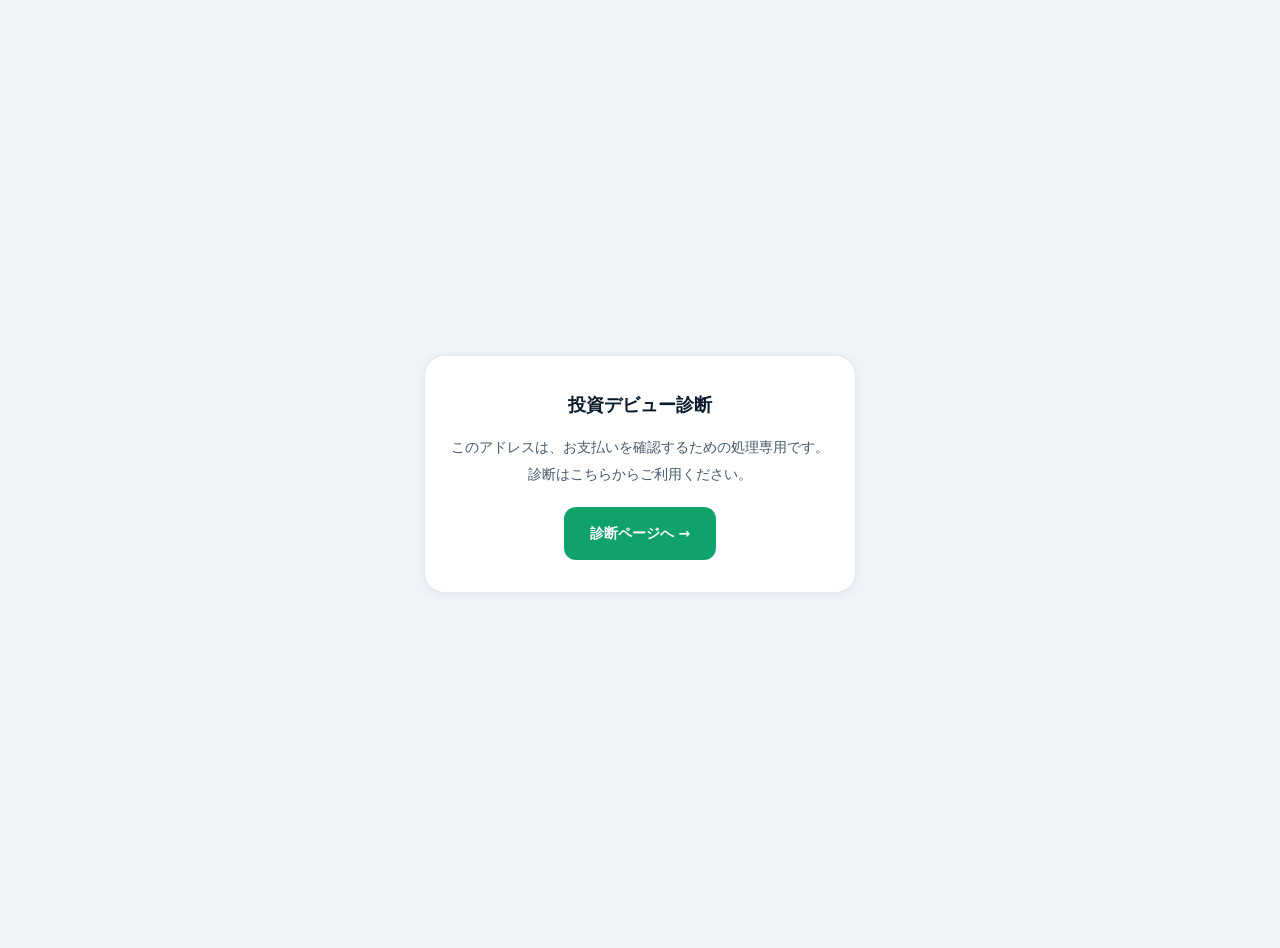
<file: netlify-public/index.html>
<!doctype html>
<html lang="ja">
<head>
<meta charset="UTF-8">
<meta name="viewport" content="width=device-width, initial-scale=1.0">
<title>投資デビュー診断</title>
<meta name="robots" content="noindex">
<link rel="icon" href="data:image/svg+xml,%3Csvg xmlns='http://www.w3.org/2000/svg' viewBox='0 0 100 100'%3E%3Crect width='100' height='100' rx='22' fill='%23123a5e'/%3E%3Cpath d='M22 68 L42 48 L56 62 L78 34' stroke='%230fa36b' stroke-width='11' fill='none' stroke-linecap='round' stroke-linejoin='round'/%3E%3C/svg%3E">
<style>
  body {
    margin: 0; min-height: 100vh;
    display: flex; align-items: center; justify-content: center;
    background: #eff4f9; color: #0c1c2c;
    font-family: system-ui, -apple-system, 'Segoe UI', 'Hiragino Sans',
      'Hiragino Kaku Gothic ProN', 'Yu Gothic UI', 'Yu Gothic', Meiryo, 'Noto Sans JP', sans-serif;
    line-height: 1.9; text-align: center; padding: 24px;
  }
  .box {
    background: #fff; border: 1px solid rgba(12,28,44,.10); border-radius: 20px;
    padding: 32px 26px; max-width: 460px; box-shadow: 0 2px 10px rgba(12,28,44,.06);
  }
  h1 { font-size: 18px; margin: 0 0 12px; }
  p { font-size: 14px; color: #47596b; margin: 0 0 20px; }
  a.btn {
    display: inline-block; background: #0fa36b; color: #fff; text-decoration: none;
    font-weight: 800; font-size: 14px; padding: 13px 26px; border-radius: 12px;
  }
</style>
</head>
<body>
  <!--
    この Netlify サイトは「支払いの確認プログラム」を動かすためだけに使っている。
    診断アプリ本体は GitHub Pages 側にある。
    ここを直接開いた人が迷わないよう、案内だけ出しておく。
  -->
  <div class="box">
    <h1>投資デビュー診断</h1>
    <p>
      このアドレスは、お支払いを確認するための処理専用です。<br>
      診断はこちらからご利用ください。
    </p>
    <a class="btn" href="https://toshi-debut.github.io/">診断ページへ →</a>
  </div>
</body>
</html>
</file>
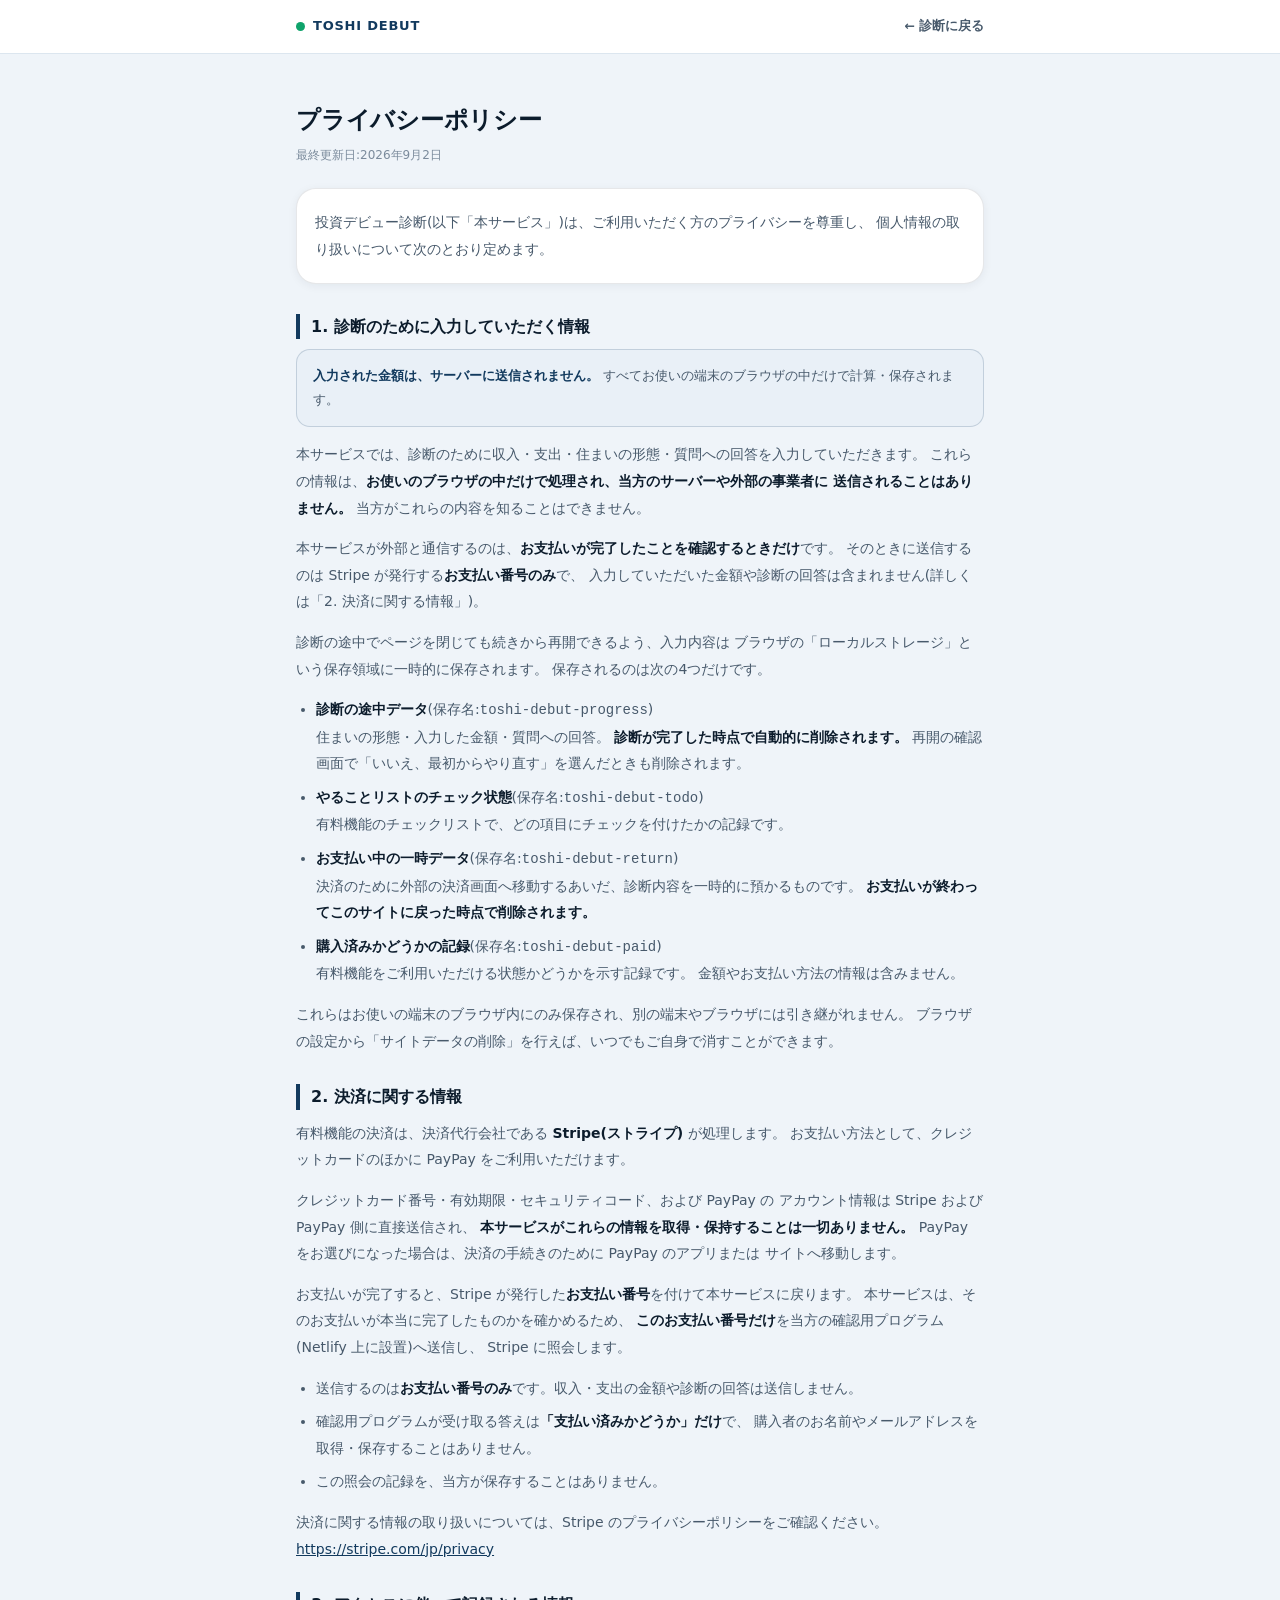
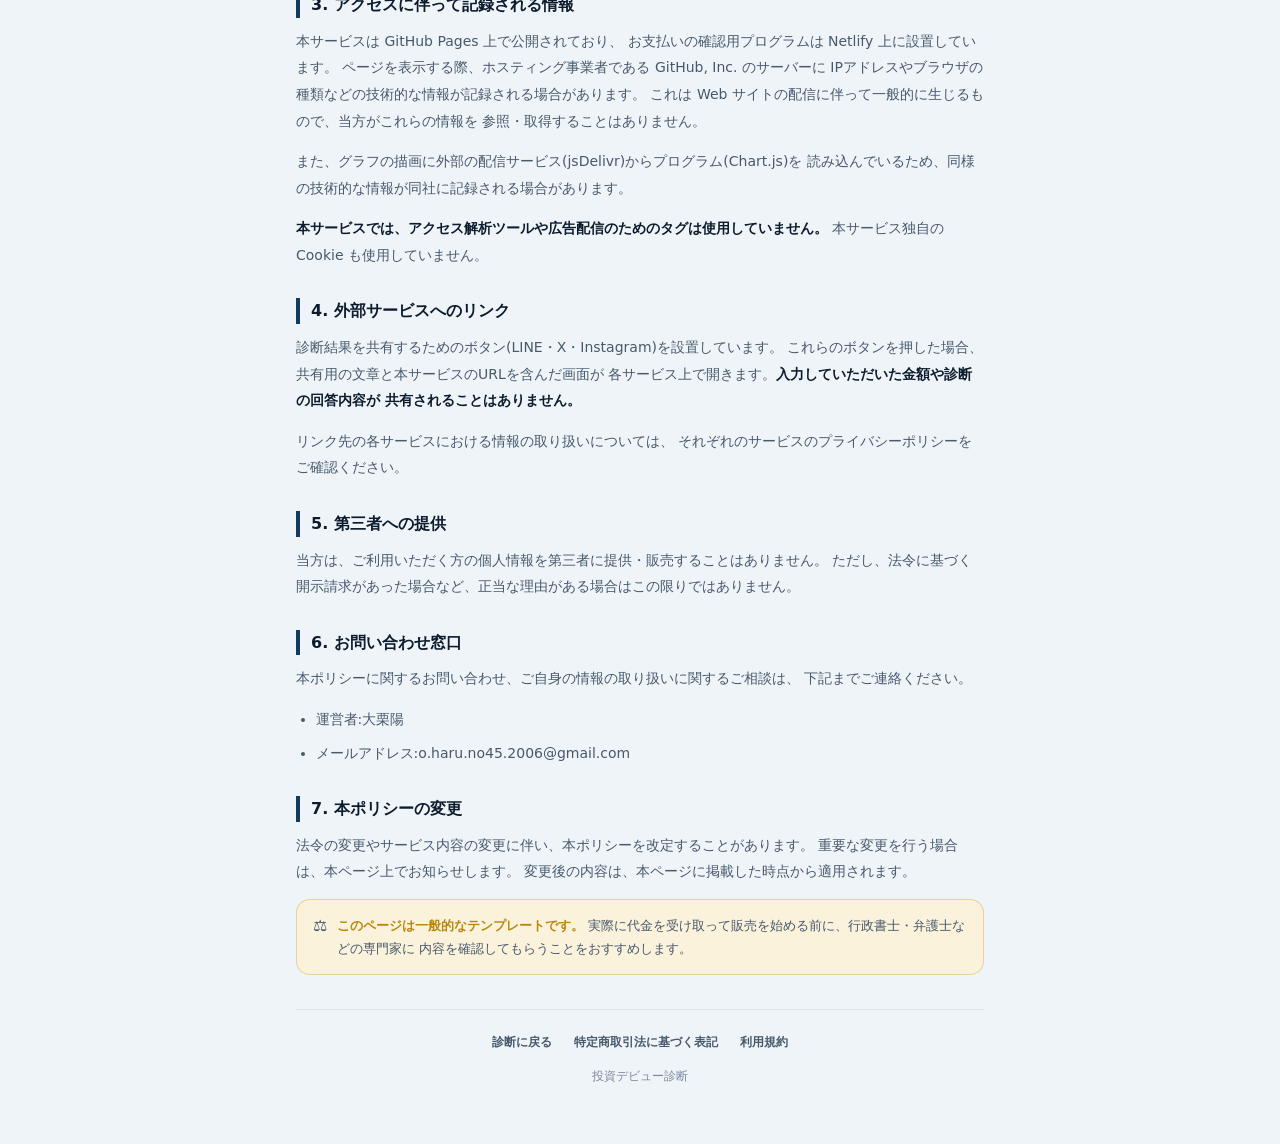
<file: privacy.html>
<!doctype html>
<html lang="ja">
<head>
<meta charset="UTF-8">
<meta name="viewport" content="width=device-width, initial-scale=1.0">
<title>プライバシーポリシー | 投資デビュー診断</title>
<meta name="description" content="投資デビュー診断のプライバシーポリシーです。">
<meta name="robots" content="noindex">
<link rel="icon" href="data:image/svg+xml,%3Csvg xmlns='http://www.w3.org/2000/svg' viewBox='0 0 100 100'%3E%3Crect width='100' height='100' rx='22' fill='%23123a5e'/%3E%3Cpath d='M22 68 L42 48 L56 62 L78 34' stroke='%230fa36b' stroke-width='11' fill='none' stroke-linecap='round' stroke-linejoin='round'/%3E%3C/svg%3E">
<link rel="stylesheet" href="legal.css">
</head>
<body>

<!--
  ============================================================
  【重要・実際に販売を始める前に必ず読むこと】

  このページは一般的なテンプレートです。法律の専門家が作成したものではありません。
  実際に代金を受け取って販売を始める前に、行政書士・弁護士など専門家に
  内容を確認してもらってください。

  記載内容は 2026年9月時点の実装に合わせて書いています。
  次の変更を加えたときは、このページも必ず更新すること。
    ・アクセス解析(Google Analytics 等)を入れたとき
    ・サーバーに何かを送信する処理を追加したとき
    ・広告タグ・外部の埋め込みを追加したとき
    ・localStorage に保存する項目を増やしたとき

  現時点で外部と通信するのは、支払い確認(app.js の verifyPayment)の1箇所だけ。
  送っているのは Stripe のお支払い番号のみで、入力された金額や回答は送っていない。
  ここに通信を足すときは、必ずこのページの「1.」と「2.」を直すこと。
  ============================================================
-->

<header class="top">
  <div class="inner">
    <a class="logo" href="index.html"><span class="dot"></span>TOSHI DEBUT</a>
    <a class="back" href="index.html">← 診断に戻る</a>
  </div>
</header>

<div class="wrap">

  <h1>プライバシーポリシー</h1>
  <p class="updated">最終更新日:2026年9月2日</p>

  <div class="card">
    <p style="margin:0;">
      投資デビュー診断(以下「本サービス」)は、ご利用いただく方のプライバシーを尊重し、
      個人情報の取り扱いについて次のとおり定めます。
    </p>
  </div>

  <h2>1. 診断のために入力していただく情報</h2>
  <div class="info">
    <strong>入力された金額は、サーバーに送信されません。</strong>
    すべてお使いの端末のブラウザの中だけで計算・保存されます。
  </div>
  <p>
    本サービスでは、診断のために収入・支出・住まいの形態・質問への回答を入力していただきます。
    これらの情報は、<strong>お使いのブラウザの中だけで処理され、当方のサーバーや外部の事業者に
    送信されることはありません。</strong>
    当方がこれらの内容を知ることはできません。
  </p>
  <p>
    本サービスが外部と通信するのは、<strong>お支払いが完了したことを確認するときだけ</strong>です。
    そのときに送信するのは Stripe が発行する<strong>お支払い番号のみ</strong>で、
    入力していただいた金額や診断の回答は含まれません(詳しくは「2. 決済に関する情報」)。
  </p>
  <p>
    診断の途中でページを閉じても続きから再開できるよう、入力内容は
    ブラウザの「ローカルストレージ」という保存領域に一時的に保存されます。
    保存されるのは次の4つだけです。
  </p>
  <ul>
    <li><strong>診断の途中データ</strong>(保存名:<code>toshi-debut-progress</code>)<br>
      住まいの形態・入力した金額・質問への回答。
      <strong>診断が完了した時点で自動的に削除されます。</strong>
      再開の確認画面で「いいえ、最初からやり直す」を選んだときも削除されます。</li>
    <li><strong>やることリストのチェック状態</strong>(保存名:<code>toshi-debut-todo</code>)<br>
      有料機能のチェックリストで、どの項目にチェックを付けたかの記録です。</li>
    <li><strong>お支払い中の一時データ</strong>(保存名:<code>toshi-debut-return</code>)<br>
      決済のために外部の決済画面へ移動するあいだ、診断内容を一時的に預かるものです。
      <strong>お支払いが終わってこのサイトに戻った時点で削除されます。</strong></li>
    <li><strong>購入済みかどうかの記録</strong>(保存名:<code>toshi-debut-paid</code>)<br>
      有料機能をご利用いただける状態かどうかを示す記録です。
      金額やお支払い方法の情報は含みません。</li>
  </ul>
  <p>
    これらはお使いの端末のブラウザ内にのみ保存され、別の端末やブラウザには引き継がれません。
    ブラウザの設定から「サイトデータの削除」を行えば、いつでもご自身で消すことができます。
  </p>

  <h2>2. 決済に関する情報</h2>
  <p>
    有料機能の決済は、決済代行会社である <strong>Stripe(ストライプ)</strong> が処理します。
    お支払い方法として、クレジットカードのほかに PayPay をご利用いただけます。
  </p>
  <p>
    クレジットカード番号・有効期限・セキュリティコード、および PayPay の
    アカウント情報は Stripe および PayPay 側に直接送信され、
    <strong>本サービスがこれらの情報を取得・保持することは一切ありません。</strong>
    PayPay をお選びになった場合は、決済の手続きのために PayPay のアプリまたは
    サイトへ移動します。
  </p>
  <p>
    お支払いが完了すると、Stripe が発行した<strong>お支払い番号</strong>を付けて本サービスに戻ります。
    本サービスは、そのお支払いが本当に完了したものかを確かめるため、
    <strong>このお支払い番号だけ</strong>を当方の確認用プログラム(Netlify 上に設置)へ送信し、
    Stripe に照会します。
  </p>
  <ul>
    <li>送信するのは<strong>お支払い番号のみ</strong>です。収入・支出の金額や診断の回答は送信しません。</li>
    <li>確認用プログラムが受け取る答えは<strong>「支払い済みかどうか」だけ</strong>で、
      購入者のお名前やメールアドレスを取得・保存することはありません。</li>
    <li>この照会の記録を、当方が保存することはありません。</li>
  </ul>
  <p>
    決済に関する情報の取り扱いについては、Stripe のプライバシーポリシーをご確認ください。<br>
    <a href="https://stripe.com/jp/privacy" target="_blank" rel="noopener noreferrer">https://stripe.com/jp/privacy</a>
  </p>

  <h2>3. アクセスに伴って記録される情報</h2>
  <p>
    本サービスは GitHub Pages 上で公開されており、
    お支払いの確認用プログラムは Netlify 上に設置しています。
    ページを表示する際、ホスティング事業者である GitHub, Inc. のサーバーに
    IPアドレスやブラウザの種類などの技術的な情報が記録される場合があります。
    これは Web サイトの配信に伴って一般的に生じるもので、当方がこれらの情報を
    参照・取得することはありません。
  </p>
  <p>
    また、グラフの描画に外部の配信サービス(jsDelivr)からプログラム(Chart.js)を
    読み込んでいるため、同様の技術的な情報が同社に記録される場合があります。
  </p>
  <p>
    <strong>本サービスでは、アクセス解析ツールや広告配信のためのタグは使用していません。</strong>
    本サービス独自の Cookie も使用していません。
  </p>

  <h2>4. 外部サービスへのリンク</h2>
  <p>
    診断結果を共有するためのボタン(LINE・X・Instagram)を設置しています。
    これらのボタンを押した場合、共有用の文章と本サービスのURLを含んだ画面が
    各サービス上で開きます。<strong>入力していただいた金額や診断の回答内容が
    共有されることはありません。</strong>
  </p>
  <p>
    リンク先の各サービスにおける情報の取り扱いについては、
    それぞれのサービスのプライバシーポリシーをご確認ください。
  </p>

  <h2>5. 第三者への提供</h2>
  <p>
    当方は、ご利用いただく方の個人情報を第三者に提供・販売することはありません。
    ただし、法令に基づく開示請求があった場合など、正当な理由がある場合はこの限りではありません。
  </p>

  <h2>6. お問い合わせ窓口</h2>
  <p>
    本ポリシーに関するお問い合わせ、ご自身の情報の取り扱いに関するご相談は、
    下記までご連絡ください。
  </p>
  <ul>
    <li>運営者:大栗陽</li>
    <li>メールアドレス:o.haru.no45.2006@gmail.com</li>
  </ul>

  <h2>7. 本ポリシーの変更</h2>
  <p>
    法令の変更やサービス内容の変更に伴い、本ポリシーを改定することがあります。
    重要な変更を行う場合は、本ページ上でお知らせします。
    変更後の内容は、本ページに掲載した時点から適用されます。
  </p>

  <div class="notice">
    <span class="i">⚖️</span>
    <span><strong>このページは一般的なテンプレートです。</strong>
      実際に代金を受け取って販売を始める前に、行政書士・弁護士などの専門家に
      内容を確認してもらうことをおすすめします。</span>
  </div>

  <footer class="foot">
    <nav>
      <a href="index.html">診断に戻る</a>
      <a href="tokushoho.html">特定商取引法に基づく表記</a>
      <a href="terms.html">利用規約</a>
    </nav>
    投資デビュー診断
  </footer>

</div>
</body>
</html>
</file>
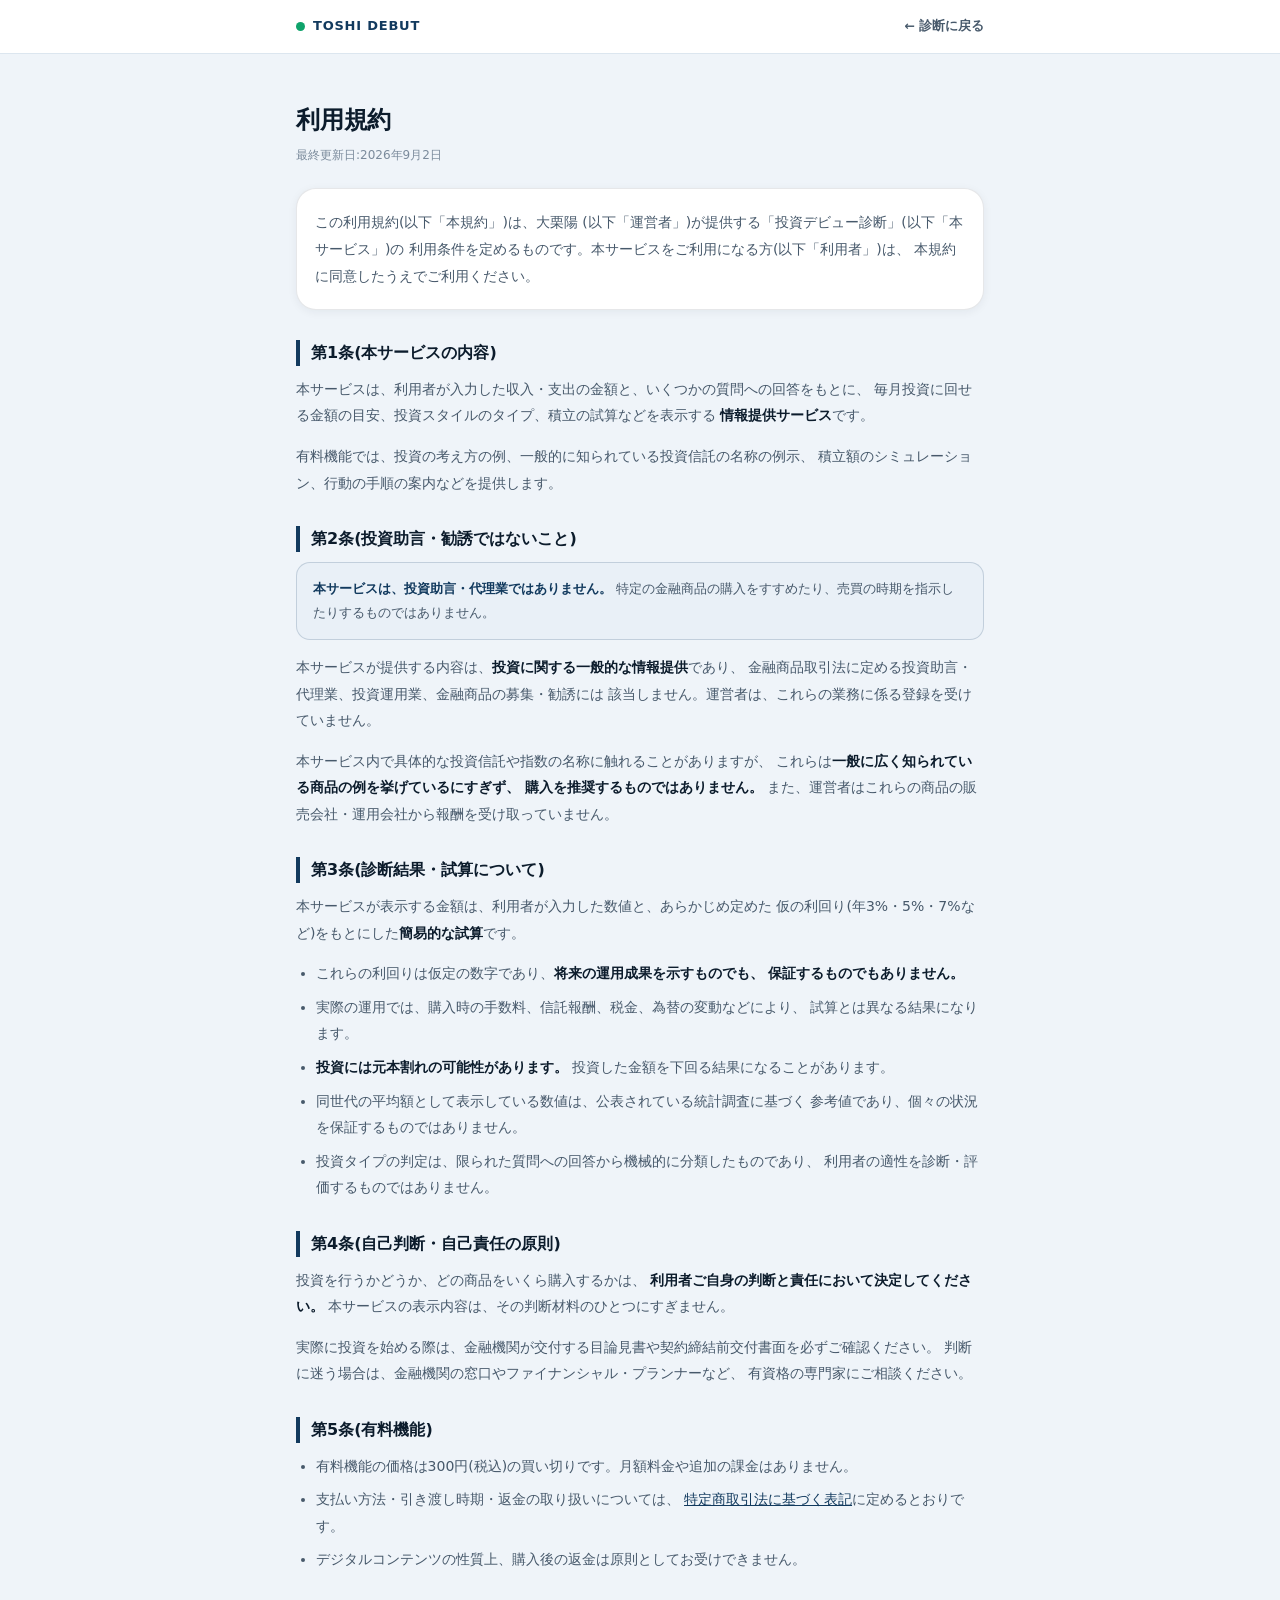
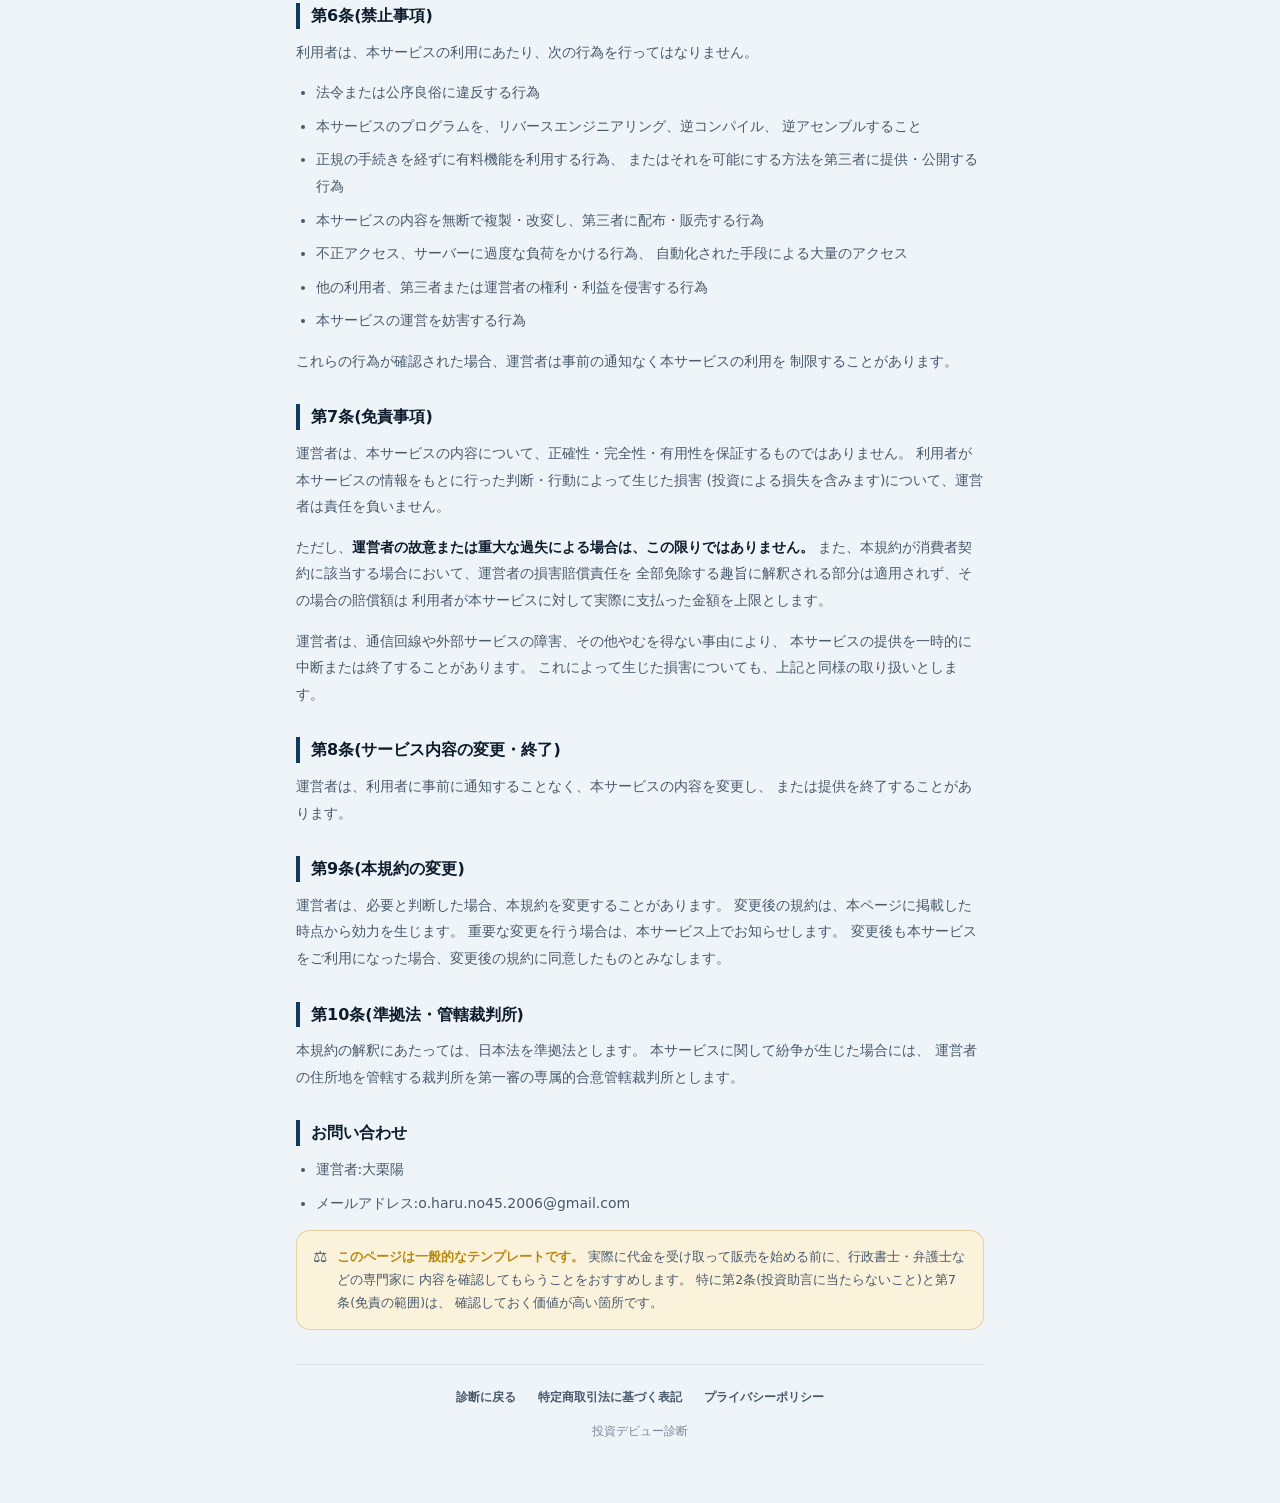
<file: terms.html>
<!doctype html>
<html lang="ja">
<head>
<meta charset="UTF-8">
<meta name="viewport" content="width=device-width, initial-scale=1.0">
<title>利用規約 | 投資デビュー診断</title>
<meta name="description" content="投資デビュー診断の利用規約です。">
<meta name="robots" content="noindex">
<link rel="icon" href="data:image/svg+xml,%3Csvg xmlns='http://www.w3.org/2000/svg' viewBox='0 0 100 100'%3E%3Crect width='100' height='100' rx='22' fill='%23123a5e'/%3E%3Cpath d='M22 68 L42 48 L56 62 L78 34' stroke='%230fa36b' stroke-width='11' fill='none' stroke-linecap='round' stroke-linejoin='round'/%3E%3C/svg%3E">
<link rel="stylesheet" href="legal.css">
</head>
<body>

<!--
  ============================================================
  【重要・実際に販売を始める前に必ず読むこと】

  このページは一般的なテンプレートです。法律の専門家が作成したものではありません。
  実際に代金を受け取って販売を始める前に、行政書士・弁護士など専門家に
  内容を確認してもらってください。

  特に次の2点は、専門家に確認する価値が高い箇所です。
    ・第2条「投資助言・代理業には当たらない」という整理
      金融商品取引法の登録が必要な「投資助言」に該当しないよう、
      あくまで一般的な情報提供にとどめる設計にしている。
      個別銘柄の売買タイミングを指示するような内容を追加する場合は、
      登録が必要になる可能性があるため必ず事前に相談すること。
    ・第7条の免責の範囲
      消費者契約法により、事業者の責任を全部免除する条項や、
      故意・重過失による損害の責任を免除する条項は無効になる。
      そのため「一切の責任を負わない」とは書かず、範囲を限定している。
  ============================================================
-->

<header class="top">
  <div class="inner">
    <a class="logo" href="index.html"><span class="dot"></span>TOSHI DEBUT</a>
    <a class="back" href="index.html">← 診断に戻る</a>
  </div>
</header>

<div class="wrap">

  <h1>利用規約</h1>
  <p class="updated">最終更新日:2026年9月2日</p>

  <div class="card">
    <p style="margin:0;">
      この利用規約(以下「本規約」)は、大栗陽
      (以下「運営者」)が提供する「投資デビュー診断」(以下「本サービス」)の
      利用条件を定めるものです。本サービスをご利用になる方(以下「利用者」)は、
      本規約に同意したうえでご利用ください。
    </p>
  </div>

  <h2>第1条(本サービスの内容)</h2>
  <p>
    本サービスは、利用者が入力した収入・支出の金額と、いくつかの質問への回答をもとに、
    毎月投資に回せる金額の目安、投資スタイルのタイプ、積立の試算などを表示する
    <strong>情報提供サービス</strong>です。
  </p>
  <p>
    有料機能では、投資の考え方の例、一般的に知られている投資信託の名称の例示、
    積立額のシミュレーション、行動の手順の案内などを提供します。
  </p>

  <h2>第2条(投資助言・勧誘ではないこと)</h2>
  <div class="info">
    <strong>本サービスは、投資助言・代理業ではありません。</strong>
    特定の金融商品の購入をすすめたり、売買の時期を指示したりするものではありません。
  </div>
  <p>
    本サービスが提供する内容は、<strong>投資に関する一般的な情報提供</strong>であり、
    金融商品取引法に定める投資助言・代理業、投資運用業、金融商品の募集・勧誘には
    該当しません。運営者は、これらの業務に係る登録を受けていません。
  </p>
  <p>
    本サービス内で具体的な投資信託や指数の名称に触れることがありますが、
    これらは<strong>一般に広く知られている商品の例を挙げているにすぎず、
    購入を推奨するものではありません。</strong>
    また、運営者はこれらの商品の販売会社・運用会社から報酬を受け取っていません。
  </p>

  <h2>第3条(診断結果・試算について)</h2>
  <p>
    本サービスが表示する金額は、利用者が入力した数値と、あらかじめ定めた
    仮の利回り(年3%・5%・7%など)をもとにした<strong>簡易的な試算</strong>です。
  </p>
  <ul>
    <li>これらの利回りは仮定の数字であり、<strong>将来の運用成果を示すものでも、
      保証するものでもありません。</strong></li>
    <li>実際の運用では、購入時の手数料、信託報酬、税金、為替の変動などにより、
      試算とは異なる結果になります。</li>
    <li><strong>投資には元本割れの可能性があります。</strong>
      投資した金額を下回る結果になることがあります。</li>
    <li>同世代の平均額として表示している数値は、公表されている統計調査に基づく
      参考値であり、個々の状況を保証するものではありません。</li>
    <li>投資タイプの判定は、限られた質問への回答から機械的に分類したものであり、
      利用者の適性を診断・評価するものではありません。</li>
  </ul>

  <h2>第4条(自己判断・自己責任の原則)</h2>
  <p>
    投資を行うかどうか、どの商品をいくら購入するかは、
    <strong>利用者ご自身の判断と責任において決定してください。</strong>
    本サービスの表示内容は、その判断材料のひとつにすぎません。
  </p>
  <p>
    実際に投資を始める際は、金融機関が交付する目論見書や契約締結前交付書面を必ずご確認ください。
    判断に迷う場合は、金融機関の窓口やファイナンシャル・プランナーなど、
    有資格の専門家にご相談ください。
  </p>

  <h2>第5条(有料機能)</h2>
  <ul>
    <li>有料機能の価格は300円(税込)の買い切りです。月額料金や追加の課金はありません。</li>
    <li>支払い方法・引き渡し時期・返金の取り扱いについては、
      <a href="tokushoho.html">特定商取引法に基づく表記</a>に定めるとおりです。</li>
    <li>デジタルコンテンツの性質上、購入後の返金は原則としてお受けできません。</li>
  </ul>

  <h2>第6条(禁止事項)</h2>
  <p>利用者は、本サービスの利用にあたり、次の行為を行ってはなりません。</p>
  <ul>
    <li>法令または公序良俗に違反する行為</li>
    <li>本サービスのプログラムを、リバースエンジニアリング、逆コンパイル、
      逆アセンブルすること</li>
    <li>正規の手続きを経ずに有料機能を利用する行為、
      またはそれを可能にする方法を第三者に提供・公開する行為</li>
    <li>本サービスの内容を無断で複製・改変し、第三者に配布・販売する行為</li>
    <li>不正アクセス、サーバーに過度な負荷をかける行為、
      自動化された手段による大量のアクセス</li>
    <li>他の利用者、第三者または運営者の権利・利益を侵害する行為</li>
    <li>本サービスの運営を妨害する行為</li>
  </ul>
  <p>
    これらの行為が確認された場合、運営者は事前の通知なく本サービスの利用を
    制限することがあります。
  </p>

  <h2>第7条(免責事項)</h2>
  <p>
    運営者は、本サービスの内容について、正確性・完全性・有用性を保証するものではありません。
    利用者が本サービスの情報をもとに行った判断・行動によって生じた損害
    (投資による損失を含みます)について、運営者は責任を負いません。
  </p>
  <p>
    ただし、<strong>運営者の故意または重大な過失による場合は、この限りではありません。</strong>
    また、本規約が消費者契約に該当する場合において、運営者の損害賠償責任を
    全部免除する趣旨に解釈される部分は適用されず、その場合の賠償額は
    利用者が本サービスに対して実際に支払った金額を上限とします。
  </p>
  <p>
    運営者は、通信回線や外部サービスの障害、その他やむを得ない事由により、
    本サービスの提供を一時的に中断または終了することがあります。
    これによって生じた損害についても、上記と同様の取り扱いとします。
  </p>

  <h2>第8条(サービス内容の変更・終了)</h2>
  <p>
    運営者は、利用者に事前に通知することなく、本サービスの内容を変更し、
    または提供を終了することがあります。
  </p>

  <h2>第9条(本規約の変更)</h2>
  <p>
    運営者は、必要と判断した場合、本規約を変更することがあります。
    変更後の規約は、本ページに掲載した時点から効力を生じます。
    重要な変更を行う場合は、本サービス上でお知らせします。
    変更後も本サービスをご利用になった場合、変更後の規約に同意したものとみなします。
  </p>

  <h2>第10条(準拠法・管轄裁判所)</h2>
  <p>
    本規約の解釈にあたっては、日本法を準拠法とします。
    本サービスに関して紛争が生じた場合には、
    運営者の住所地を管轄する裁判所を第一審の専属的合意管轄裁判所とします。
  </p>

  <h2>お問い合わせ</h2>
  <ul>
    <li>運営者:大栗陽</li>
    <li>メールアドレス:o.haru.no45.2006@gmail.com</li>
  </ul>

  <div class="notice">
    <span class="i">⚖️</span>
    <span><strong>このページは一般的なテンプレートです。</strong>
      実際に代金を受け取って販売を始める前に、行政書士・弁護士などの専門家に
      内容を確認してもらうことをおすすめします。
      特に第2条(投資助言に当たらないこと)と第7条(免責の範囲)は、
      確認しておく価値が高い箇所です。</span>
  </div>

  <footer class="foot">
    <nav>
      <a href="index.html">診断に戻る</a>
      <a href="tokushoho.html">特定商取引法に基づく表記</a>
      <a href="privacy.html">プライバシーポリシー</a>
    </nav>
    投資デビュー診断
  </footer>

</div>
</body>
</html>
</file>
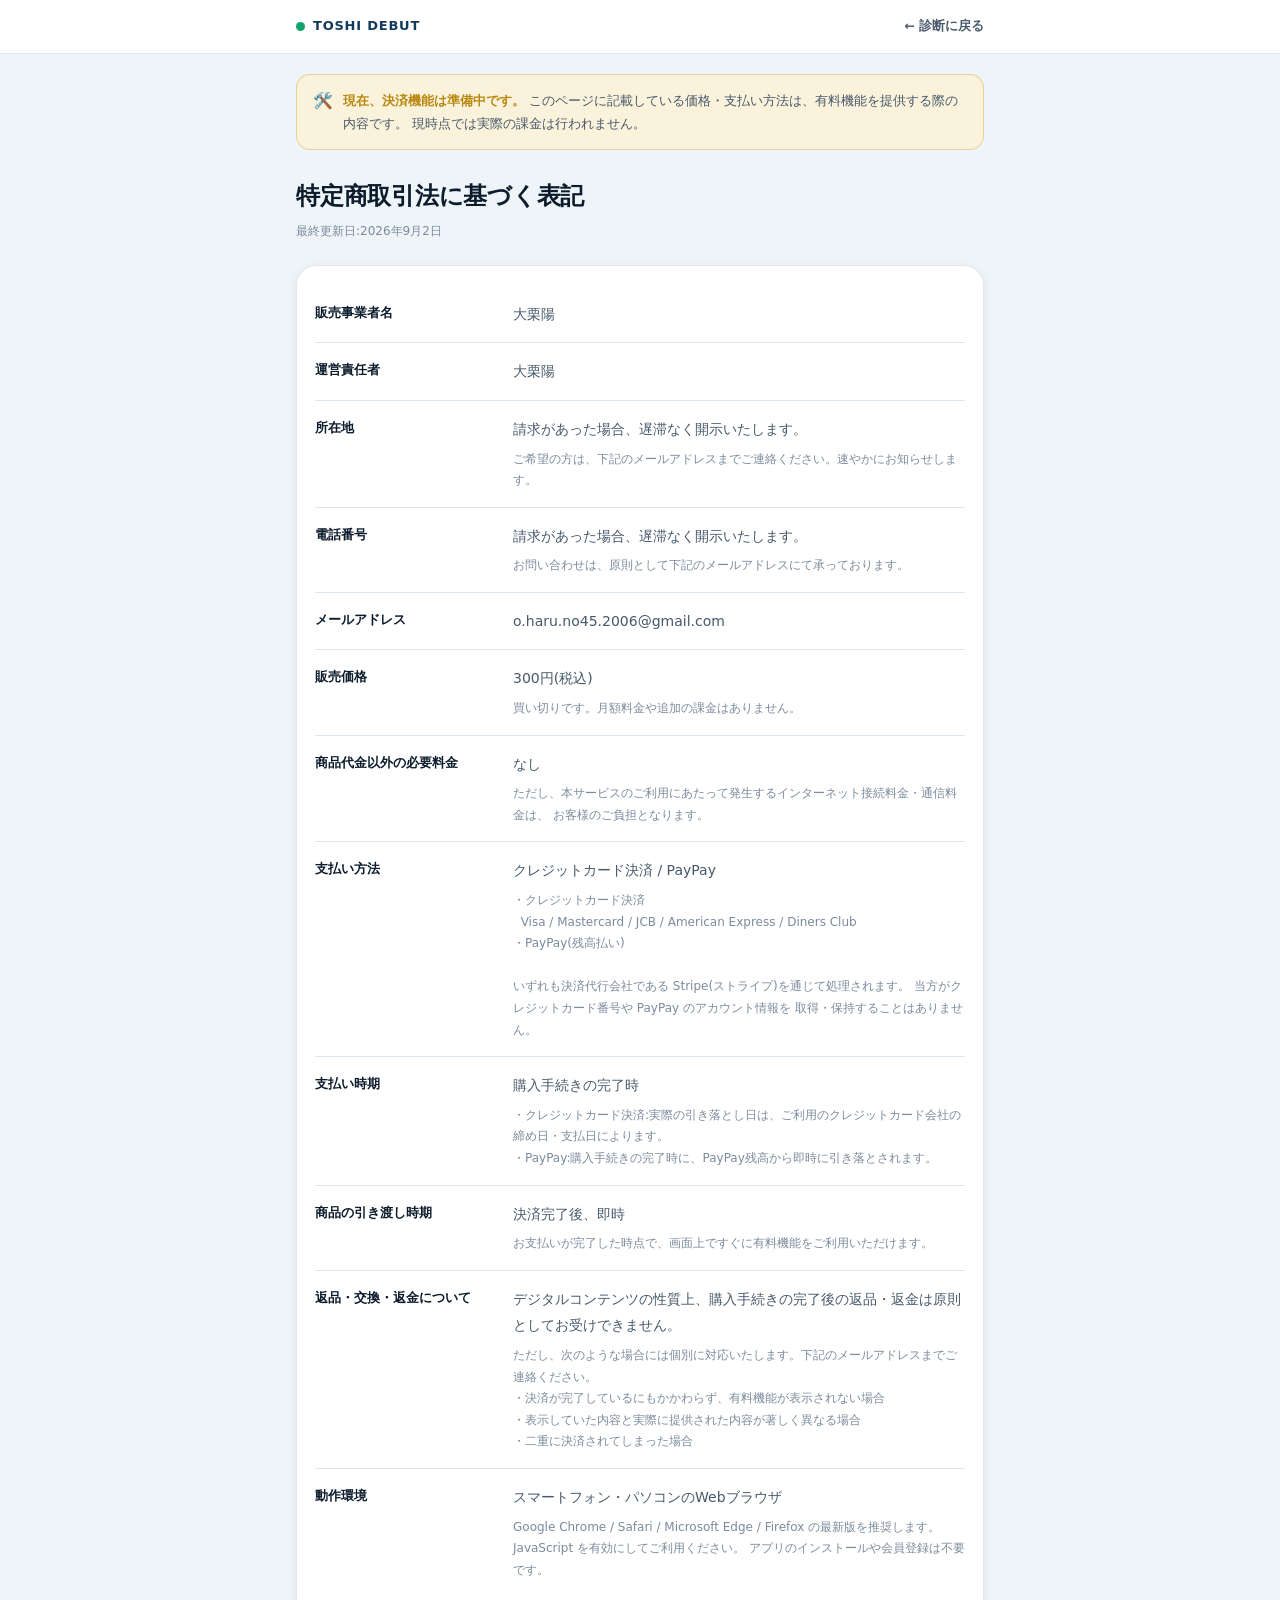
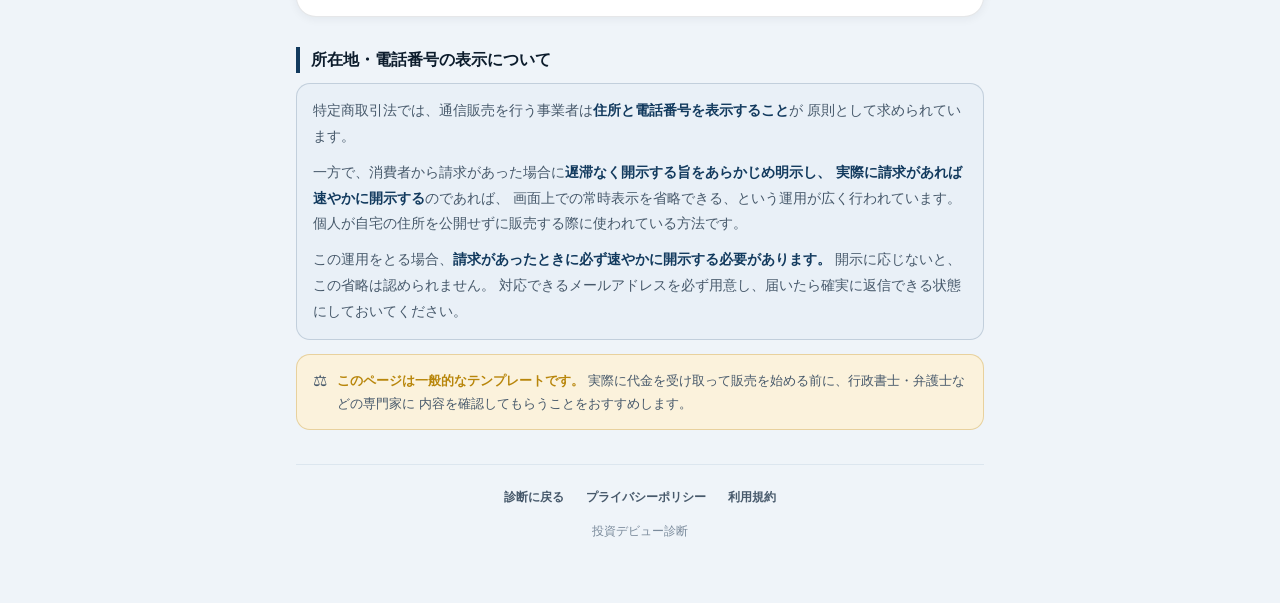
<file: tokushoho.html>
<!doctype html>
<html lang="ja">
<head>
<meta charset="UTF-8">
<meta name="viewport" content="width=device-width, initial-scale=1.0">
<title>特定商取引法に基づく表記 | 投資デビュー診断</title>
<meta name="description" content="投資デビュー診断の特定商取引法に基づく表記です。">
<meta name="robots" content="noindex">
<link rel="icon" href="data:image/svg+xml,%3Csvg xmlns='http://www.w3.org/2000/svg' viewBox='0 0 100 100'%3E%3Crect width='100' height='100' rx='22' fill='%23123a5e'/%3E%3Cpath d='M22 68 L42 48 L56 62 L78 34' stroke='%230fa36b' stroke-width='11' fill='none' stroke-linecap='round' stroke-linejoin='round'/%3E%3C/svg%3E">
<link rel="stylesheet" href="legal.css">
</head>
<body>

<!--
  ============================================================
  【重要・実際に販売を始める前に必ず読むこと】

  このページは、特定商取引法(通信販売)の表示義務に対応するための
  一般的なテンプレートです。法律の専門家が作成したものではありません。

  ・実際に代金を受け取って販売を始める前に、行政書士・弁護士など
    専門家に内容を確認してもらってください。
  ・氏名・メールアドレス・最終更新日は 2026年9月2日 に実際の情報を入れた。
    内容を書き換えたときは、3ページとも「最終更新日」を直すこと
    (tokushoho.html / privacy.html / terms.html)。
  ・決済を実装したら、下の「準備中」バナーを削除してください。
  ============================================================
-->

<header class="top">
  <div class="inner">
    <a class="logo" href="index.html"><span class="dot"></span>TOSHI DEBUT</a>
    <a class="back" href="index.html">← 診断に戻る</a>
  </div>
</header>

<div class="wrap">

  <!-- 決済を実装したら、この notice ブロックごと削除する -->
  <div class="notice">
    <span class="i">🛠️</span>
    <span><strong>現在、決済機能は準備中です。</strong>
      このページに記載している価格・支払い方法は、有料機能を提供する際の内容です。
      現時点では実際の課金は行われません。</span>
  </div>

  <h1>特定商取引法に基づく表記</h1>
  <p class="updated">最終更新日:2026年9月2日</p>

  <div class="card">
    <dl class="dl">

      <div>
        <dt>販売事業者名</dt>
        <dd>大栗陽</dd>
      </div>

      <div>
        <dt>運営責任者</dt>
        <dd>大栗陽</dd>
      </div>

      <div>
        <dt>所在地</dt>
        <dd>
          請求があった場合、遅滞なく開示いたします。
          <span class="sub">
            ご希望の方は、下記のメールアドレスまでご連絡ください。速やかにお知らせします。
          </span>
        </dd>
      </div>

      <div>
        <dt>電話番号</dt>
        <dd>
          請求があった場合、遅滞なく開示いたします。
          <span class="sub">
            お問い合わせは、原則として下記のメールアドレスにて承っております。
          </span>
        </dd>
      </div>

      <div>
        <dt>メールアドレス</dt>
        <dd>o.haru.no45.2006@gmail.com</dd>
      </div>

      <div>
        <dt>販売価格</dt>
        <dd>
          300円(税込)
          <span class="sub">買い切りです。月額料金や追加の課金はありません。</span>
        </dd>
      </div>

      <div>
        <dt>商品代金以外の必要料金</dt>
        <dd>
          なし
          <span class="sub">
            ただし、本サービスのご利用にあたって発生するインターネット接続料金・通信料金は、
            お客様のご負担となります。
          </span>
        </dd>
      </div>

      <div>
        <dt>支払い方法</dt>
        <dd>
          クレジットカード決済 / PayPay
          <span class="sub">
            ・クレジットカード決済<br>
            &nbsp;&nbsp;Visa / Mastercard / JCB / American Express / Diners Club<br>
            ・PayPay(残高払い)<br>
            <br>
            いずれも決済代行会社である Stripe(ストライプ)を通じて処理されます。
            当方がクレジットカード番号や PayPay のアカウント情報を
            取得・保持することはありません。
          </span>
        </dd>
      </div>

      <div>
        <dt>支払い時期</dt>
        <dd>
          購入手続きの完了時
          <span class="sub">
            ・クレジットカード決済:実際の引き落とし日は、ご利用のクレジットカード会社の
            締め日・支払日によります。<br>
            ・PayPay:購入手続きの完了時に、PayPay残高から即時に引き落とされます。
          </span>
        </dd>
      </div>

      <div>
        <dt>商品の引き渡し時期</dt>
        <dd>
          決済完了後、即時
          <span class="sub">
            お支払いが完了した時点で、画面上ですぐに有料機能をご利用いただけます。
          </span>
        </dd>
      </div>

      <div>
        <dt>返品・交換・返金について</dt>
        <dd>
          デジタルコンテンツの性質上、購入手続きの完了後の返品・返金は原則としてお受けできません。
          <span class="sub">
            ただし、次のような場合には個別に対応いたします。下記のメールアドレスまでご連絡ください。<br>
            ・決済が完了しているにもかかわらず、有料機能が表示されない場合<br>
            ・表示していた内容と実際に提供された内容が著しく異なる場合<br>
            ・二重に決済されてしまった場合
          </span>
        </dd>
      </div>

      <div>
        <dt>動作環境</dt>
        <dd>
          スマートフォン・パソコンのWebブラウザ
          <span class="sub">
            Google Chrome / Safari / Microsoft Edge / Firefox の最新版を推奨します。
            JavaScript を有効にしてご利用ください。
            アプリのインストールや会員登録は不要です。
          </span>
        </dd>
      </div>

    </dl>
  </div>

  <h2>所在地・電話番号の表示について</h2>
  <div class="info">
    <p style="margin:0 0 10px;">
      特定商取引法では、通信販売を行う事業者は<strong>住所と電話番号を表示すること</strong>が
      原則として求められています。
    </p>
    <p style="margin:0 0 10px;">
      一方で、消費者から請求があった場合に<strong>遅滞なく開示する旨をあらかじめ明示し、
      実際に請求があれば速やかに開示する</strong>のであれば、
      画面上での常時表示を省略できる、という運用が広く行われています。
      個人が自宅の住所を公開せずに販売する際に使われている方法です。
    </p>
    <p style="margin:0;">
      この運用をとる場合、<strong>請求があったときに必ず速やかに開示する必要があります。</strong>
      開示に応じないと、この省略は認められません。
      対応できるメールアドレスを必ず用意し、届いたら確実に返信できる状態にしておいてください。
    </p>
  </div>

  <div class="notice">
    <span class="i">⚖️</span>
    <span><strong>このページは一般的なテンプレートです。</strong>
      実際に代金を受け取って販売を始める前に、行政書士・弁護士などの専門家に
      内容を確認してもらうことをおすすめします。</span>
  </div>

  <footer class="foot">
    <nav>
      <a href="index.html">診断に戻る</a>
      <a href="privacy.html">プライバシーポリシー</a>
      <a href="terms.html">利用規約</a>
    </nav>
    投資デビュー診断
  </footer>

</div>
</body>
</html>
</file>
<file: legal.css>
/* =========================================================
   法務ページ(特商法・プライバシーポリシー・利用規約)の共通スタイル
   本体アプリ(index.html)と同じデザイントークンを使っている
   ========================================================= */
:root {
  color-scheme: light;

  --page: #eff4f9;
  --card: #ffffff;
  --surface: #f5f9fc;

  --ink: #0c1c2c;
  --ink-2: #47596b;
  --ink-3: #7b8b9c;

  --line: #dce6ef;
  --border: rgba(12, 28, 44, 0.10);

  --navy: #123a5e;
  --navy-deep: #0a2540;
  --navy-soft: #e9f0f7;

  --mint: #0fa36b;
  --mint-deep: #0b7d51;
  --mint-soft: #e3f6ee;

  --gold: #b8860b;
  --gold-soft: #fbf2dc;

  --r-md: 14px;
  --r-lg: 20px;
  --shadow-1: 0 2px 10px rgba(12, 28, 44, .06);
}

* { box-sizing: border-box; }

body {
  margin: 0;
  background: var(--page);
  color: var(--ink);
  font-family: system-ui, -apple-system, 'Segoe UI', 'Hiragino Sans',
    'Hiragino Kaku Gothic ProN', 'Yu Gothic UI', 'Yu Gothic', Meiryo, 'Noto Sans JP', sans-serif;
  font-feature-settings: 'palt' 1;
  line-height: 1.9;
  -webkit-text-size-adjust: 100%;
}

.wrap { max-width: 720px; margin: 0 auto; padding: 20px 16px 60px; }

/* ---------- ヘッダー ---------- */
.top {
  background: var(--card);
  border-bottom: 1px solid var(--line);
  padding: 14px 0;
}
.top .inner {
  max-width: 720px; margin: 0 auto; padding: 0 16px;
  display: flex; align-items: center; gap: 10px;
}
.logo {
  display: inline-flex; align-items: center; gap: 8px;
  font-size: 13px; font-weight: 800; letter-spacing: .06em; color: var(--navy);
  text-decoration: none;
}
.logo .dot {
  width: 9px; height: 9px; border-radius: 50%; background: var(--mint);
}
.back {
  margin-left: auto; font-size: 12.5px; font-weight: 700;
  color: var(--ink-2); text-decoration: none;
}
.back:hover { color: var(--navy); }

/* ---------- 見出し ---------- */
h1 {
  font-size: 24px; font-weight: 800; letter-spacing: -.01em;
  margin: 28px 0 6px; line-height: 1.5;
}
.updated { font-size: 12px; color: var(--ink-3); margin: 0 0 22px; }

h2 {
  font-size: 16px; font-weight: 800; margin: 30px 0 10px;
  padding-left: 11px; border-left: 4px solid var(--navy); line-height: 1.6;
}

/* ---------- 本文 ---------- */
p { font-size: 14px; color: var(--ink-2); margin: 0 0 14px; }
strong { color: var(--ink); font-weight: 800; }

ul, ol { font-size: 14px; color: var(--ink-2); margin: 0 0 14px; padding-left: 1.4em; }
li { margin-bottom: 7px; }

a { color: var(--navy); }

/* ---------- カード ---------- */
.card {
  background: var(--card); border: 1px solid var(--border);
  border-radius: var(--r-lg); padding: 20px 18px; margin-bottom: 16px;
  box-shadow: var(--shadow-1);
}

/* ---------- 定義リスト(特商法の表) ---------- */
.dl { margin: 0; }
.dl > div {
  display: grid; grid-template-columns: 180px 1fr; gap: 4px 18px;
  padding: 15px 0; border-bottom: 1px solid var(--line);
}
.dl > div:last-child { border-bottom: none; }
.dl dt {
  font-size: 13px; font-weight: 800; color: var(--ink);
}
.dl dd { margin: 0; font-size: 14px; color: var(--ink-2); }
.dl dd .sub {
  display: block; font-size: 12px; color: var(--ink-3); margin-top: 6px; line-height: 1.8;
}
@media (max-width: 560px) {
  .dl > div { grid-template-columns: 1fr; gap: 4px; padding: 14px 0; }
}

/* ---------- 差し替え用のプレースホルダー ---------- */
.ph {
  display: inline-block;
  background: var(--gold-soft); border: 1px dashed var(--gold);
  border-radius: 6px; padding: 2px 8px;
  font-size: 13px; font-weight: 700; color: var(--gold);
}

/* ---------- 注意書き ---------- */
.notice {
  display: flex; align-items: flex-start; gap: 10px;
  background: var(--gold-soft); border: 1px solid rgba(184, 134, 11, .3);
  border-radius: var(--r-md); padding: 14px 16px; margin-bottom: 20px;
  font-size: 12.5px; line-height: 1.85; color: var(--ink-2);
}
.notice .i { font-size: 16px; line-height: 1.5; flex: none; }
.notice strong { color: var(--gold); }

.info {
  background: var(--navy-soft); border: 1px solid rgba(18, 58, 94, .18);
  border-radius: var(--r-md); padding: 14px 16px; margin: 0 0 14px;
  font-size: 13px; line-height: 1.85; color: var(--ink-2);
}
.info strong { color: var(--navy); }

/* ---------- フッター ---------- */
.foot {
  border-top: 1px solid var(--line); margin-top: 34px; padding-top: 20px;
  font-size: 12px; color: var(--ink-3); text-align: center; line-height: 2;
}
.foot nav { margin-bottom: 10px; }
.foot nav a {
  color: var(--ink-2); text-decoration: none; font-weight: 700;
  margin: 0 9px; white-space: nowrap;
}
.foot nav a:hover { color: var(--navy); text-decoration: underline; }
</file>
